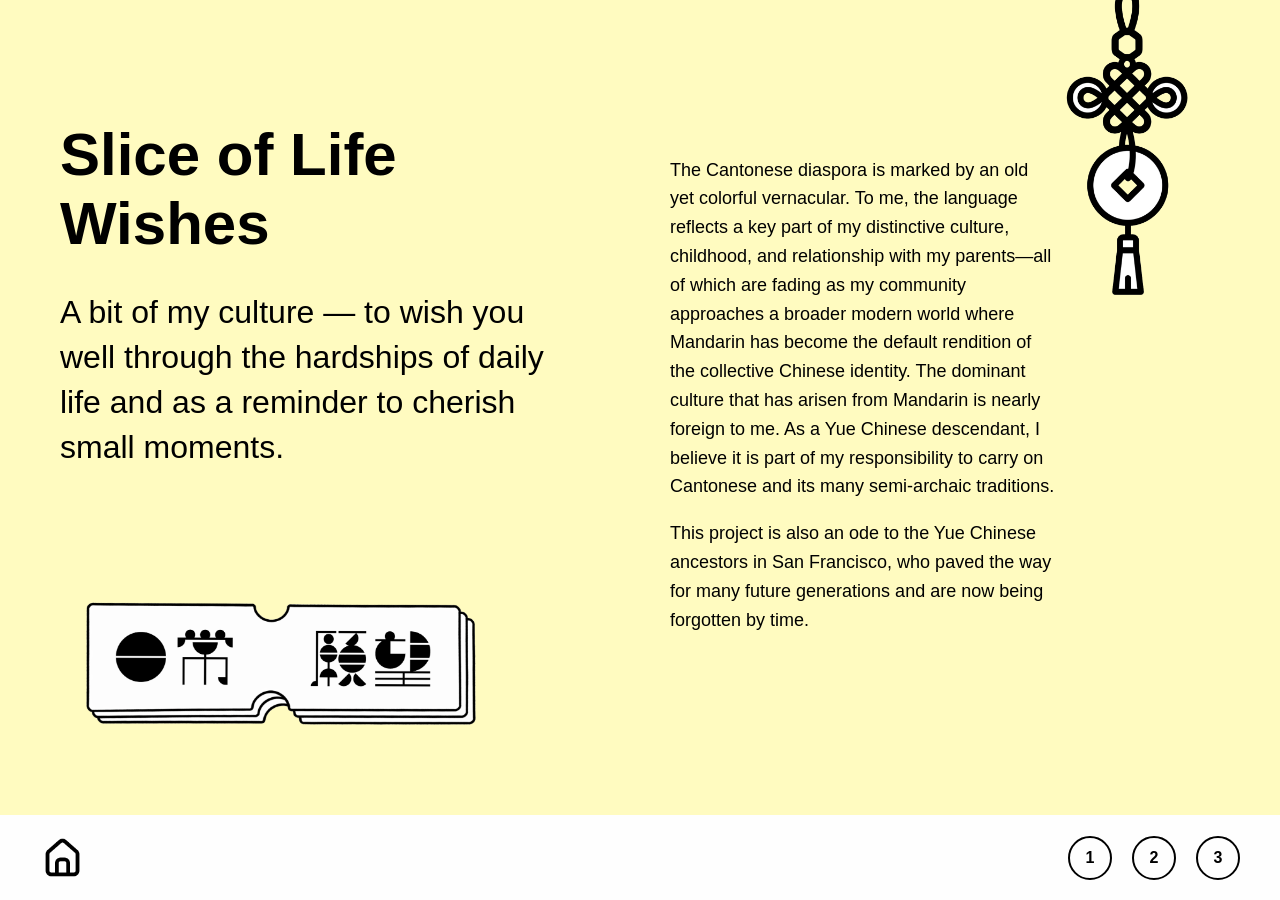
<file: index.html>
<html lang="en">

<head>
    <meta charset="UTF-8">
    <meta name="viewport" content="width=device-width, initial-scale=1.0">
    <title>日常願望 slice of life wishes</title>
    <link rel="stylesheet" href="styles.css">

    <link rel="preconnect" href="https://fonts.googleapis.com">
    <link rel="preconnect" href="https://fonts.gstatic.com" crossorigin>
    <link
        href="https://fonts.googleapis.com/css2?family=Chiron+GoRound+TC:wght@200..900&family=LXGW+WenKai+Mono+TC&family=Noto+Sans+HK:wght@100..900&family=Noto+Sans+TC:wght@100..900&family=Pixelify+Sans:wght@400..700&family=SN+Pro:ital,wght@0,200..900;1,200..900&family=Sankofa+Display&family=WDXL+Lubrifont+JP+N&display=swap"
        rel="stylesheet">

</head>

<body>
    <div class="page">
        <main class="content">
            <div class="left">
                <h1>Slice of Life Wishes</h1>
                <p class="intro">
                    A bit of my culture — to wish you well through the hardships of daily life and as a reminder to
                    cherish small moments.
                </p>
            </div>

            <div class="right">
                <p><br><br>The Cantonese diaspora is marked by an old yet colorful vernacular. To me, the language
                    reflects a key part of my distinctive culture, childhood, and relationship with my parents—all of
                    which are fading as my community approaches a broader modern world where Mandarin has become the
                    default rendition of the collective Chinese identity. The dominant culture that has arisen from
                    Mandarin is nearly foreign to me. As a Yue Chinese descendant, I believe it is part of my
                    responsibility to carry on Cantonese and its many semi-archaic traditions.</p>

                <p>This project is also an ode to the Yue Chinese ancestors in San Francisco, who paved the
                    way for many future generations and are now being forgotten by time.</p>
            </div>

            <img class="charm" src="images/charm.png" alt="charm">
            <img class="namecard" src="images/namecard.png" alt="namecard">
        </main>

        <nav class="bottom-nav">
            <div class="nav-left">
                <a href="index.html"><img class="home-icon" src="images/home-icon.png" alt="home-icon"></a>
            </div>
            <div class="nav-right">
                <a href="wish1.html" class="nav-link">1</a>
                <a href="wish2.html" class="nav-link">2</a>
                <a href="wish3.html" class="nav-link">3</a>
            </div>
        </nav>

        <script>
            const currentPage =
                window.location.pathname.split("/").pop() || "index.html";

            document.querySelectorAll(".nav-link, .home-link").forEach(link => {
                if (link.getAttribute("href") === currentPage) {
                    link.classList.add("active");
                }
            });
        </script>
    </div>

</body>

</html>
</file>
<file: styles.css>
body {
  margin: 0;
  font-family: "SN Pro", sans-serif;
  font-optical-sizing: auto;
  font-weight: 400;
  font-style: normal;
  background: #dcdcdc;
}

.page {
  display: flex;
  flex-direction: column;
  min-height: 100vh;
}

.content {
  position: relative;
  flex: 1;
  background: #FFFBC0;
  padding: 80px 60px;
  display: grid;
  grid-template-columns: 1fr 1fr;
  gap: 60px;
}

.left h1 {
  font-size: 60px;
  margin-bottom: 30px;
}

.intro {
  font-size: 32px;
  line-height: 1.4;
  max-width: 500px;
}

.right {
  font-size: 18px;
  font-weight: 300;
  line-height: 1.6;
  max-width: 385px;
}

.charm {
  position: absolute;
  top: -15px;
  right: 32px;
  width: 240px;
}

.namecard {
  position: absolute;
  bottom: 60px;
  left: 35px;
  width: 500px;
}

.bottom-nav {
  background: #fefefe;
  padding: 20px 40px;
  display: flex;
  justify-content: space-between;
  align-items: center;
}

.nav-left {
  display: flex;
  align-items: center;
  gap: 20px;
  font-size: 24px;
}

.home-icon {
  width: 45px;
  cursor: pointer;
}

.nav-right {
  display: flex;
  gap: 20px;
}

.nav-link { /* 1, 2, 3*/
  width: 40px;
  height: 40px;
  border: 2px solid black;
  border-radius: 50%;
  display: flex;
  align-items: center;
  justify-content: center;
  /*number font*/
  text-decoration: none;
  color: black;
  font-weight: bold;
  transition: all 0.2s ease;
}

.nav-link.active {
  background: black;
  color: white;
}

/* Page backgrounds */
body.page-one {
  background: #387AFF;
}

body.page-two {
  background: #E0FECA;
}
</file>
